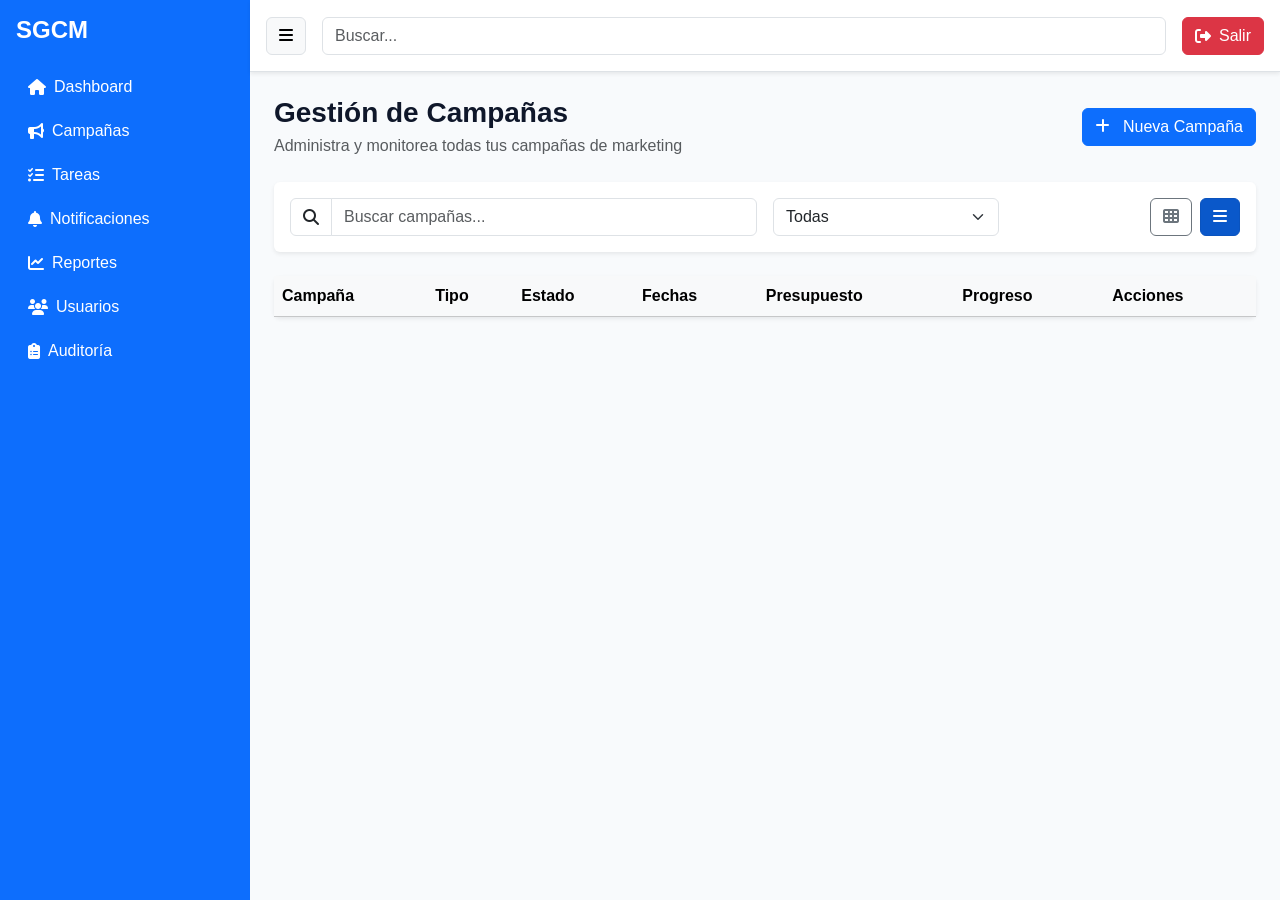
<file: SGCM/target/SGCM-1.0-SNAPSHOT/views/campanias/campanias.html>
<!DOCTYPE html>
<html lang="es">

<head>
    <meta charset="UTF-8">
    <meta name="viewport" content="width=device-width, initial-scale=1.0">
    <title>SGCM</title>

    <link rel="stylesheet" href="https://cdn.jsdelivr.net/npm/bootstrap@5.3.3/dist/css/bootstrap.min.css">
    <link rel="stylesheet" href="https://cdnjs.cloudflare.com/ajax/libs/font-awesome/6.5.0/css/all.min.css">
    <link rel="stylesheet" href="campanias.css">
</head>

<body class="bg-light" onload="cargarVista('campanias/campanias.html')">
    <div class="layout">
        <aside class="sidebar bg-primary text-white p-3 d-flex flex-column shadow-sm">
            <div class="d-flex align-items-center justify-content-between mb-4">
                <h2 class="h4 mb-0 fw-bold">SGCM</h2>
                <button class="btn btn-outline-light btn-sm d-lg-none" onclick="toggleSidebar()" type="button">
                    <i class="fa-solid fa-xmark"></i>
                </button>
            </div>

            <ul class="nav nav-pills flex-column gap-2">


                <li class="nav-item">
                    <a href="../dashboard/dashboard.html"
                        class="btn btn-primary w-100 text-start d-flex align-items-center gap-2">
                        <i class="fa-solid fa-house"></i>
                        <span class="sidebar-label">Dashboard</span>
                    </a>
                </li>

                <li class="nav-item">
                    <a href="campanias.html" class="btn btn-primary w-100 text-start d-flex align-items-center gap-2">
                        <i class="fa-solid fa-bullhorn"></i>
                        <span class="sidebar-label">Campañas</span>
                    </a>
                </li>

                <li class="nav-item">
                    <a href="../tareas/tareas.html"
                        class="btn btn-primary w-100 text-start d-flex align-items-center gap-2">
                        <i class="fa-solid fa-list-check"></i>
                        <span class="sidebar-label">Tareas</span>
                    </a>
                </li>

                <li class="nav-item">
                    <a href="../notificaciones/notificaciones.html"
                        class="btn btn-primary w-100 text-start d-flex align-items-center gap-2">
                        <i class="fa-solid fa-bell"></i>
                        <span class="sidebar-label">Notificaciones</span>
                    </a>
                </li>

                <li class="nav-item">
                    <a href="../reportes/reportes.html"
                        class="btn btn-primary w-100 text-start d-flex align-items-center gap-2">
                        <i class="fa-solid fa-chart-line"></i>
                        <span class="sidebar-label">Reportes</span>
                    </a>
                </li>

                <li class="nav-item">
                    <a href="../usuarios/usuarios.html"
                        class="btn btn-primary w-100 text-start d-flex align-items-center gap-2">
                        <i class="fa-solid fa-users"></i>
                        <span class="sidebar-label">Usuarios</span>
                    </a>
                </li>

                <li class="nav-item">
                    <a href="../auditoria/auditoria.html"
                        class="btn btn-primary w-100 text-start d-flex align-items-center gap-2">
                        <i class="fa-solid fa-clipboard-list"></i>
                        <span class="sidebar-label">Auditoría</span>
                    </a>
                </li>


            </ul>
        </aside>

        <div class="main flex-grow-1 d-flex flex-column">
            <header class="navbar navbar-light bg-white border-bottom px-3 py-2 shadow-sm">
                <button class="btn btn-light border toggle-btn me-3" onclick="toggleSidebar()" type="button">
                    <i class="fa-solid fa-bars"></i>
                </button>

                <div class="flex-grow-1 me-3">
                    <input class="form-control" placeholder="Buscar..." />
                </div>

                <button class="btn btn-danger d-flex align-items-center gap-2 logout-btn" onclick="logout()"
                    type="button">
                    <i class="fa-solid fa-right-from-bracket"></i>
                    <span>Salir</span>
                </button>
            </header>

            <div id="contenido" class="flex-grow-1 p-4">


                <div class="container-fluid p-0">
                    <div
                        class="d-flex flex-column flex-md-row justify-content-between align-items-md-center gap-2 mb-4">
                        <div>
                            <h1 class="h3 fw-bold mb-1">Gestión de Campañas</h1>
                            <p class="text-muted mb-0">Administra y monitorea todas tus campañas de marketing</p>
                        </div>

                        <button class="btn btn-primary" onclick="abrirModal()" type="button">
                            <i class="fa fa-plus me-2"></i> Nueva Campaña
                        </button>
                    </div>

                    <div class="card border-0 shadow-sm mb-4">
                        <div class="card-body">
                            <div class="row g-3 align-items-center">
                                <div class="col-12 col-md-6">
                                    <div class="input-group">
                                        <span class="input-group-text bg-white">
                                            <i class="fa fa-search"></i>
                                        </span>
                                        <input id="buscar" class="form-control" placeholder="Buscar campañas..."
                                            oninput="filtrarCampanias()">
                                    </div>
                                </div>

                                <div class="col-12 col-md-3">
                                    <select class="form-select" onchange="filtrarPorEstado(this.value)">
                                        <option value="TODAS">Todas</option>
                                        <option value="ACTIVA">Activa</option>
                                        <option value="PLANIFICADA">Planificada</option>
                                        <option value="FINALIZADA">Finalizada</option>
                                        <option value="EN PROCESO">En proceso</option>
                                    </select>
                                </div>

                                <div class="col-12 col-md-3 d-flex justify-content-md-end gap-2">
                                    <button id="btnVistaGrid" class="btn btn-outline-secondary"
                                        onclick="cambiarVista('grid')" type="button">
                                        <i class="fa fa-th"></i>
                                    </button>
                                    <button id="btnVistaList" class="btn btn-primary" onclick="cambiarVista('list')"
                                        type="button">
                                        <i class="fa fa-bars"></i>
                                    </button>
                                </div>
                            </div>
                        </div>
                    </div>

                    <div class="card border-0 shadow-sm">
                        <div class="card-body p-0">
                            <div id="tablaContainer" class="table-responsive">
                                <table class="table table-hover align-middle mb-0">
                                    <thead class="table-light">
                                        <tr>
                                            <th>Campaña</th>
                                            <th>Tipo</th>
                                            <th>Estado</th>
                                            <th>Fechas</th>
                                            <th>Presupuesto</th>
                                            <th>Progreso</th>
                                            <th>Acciones</th>
                                        </tr>
                                    </thead>
                                    <tbody id="tablaCampanias"></tbody>
                                </table>
                            </div>

                            <div id="contenedorVista" class="row g-3 p-3 d-none"></div>
                        </div>
                    </div>
                </div>

                <div class="modal fade" id="modalCampania" tabindex="-1" aria-hidden="true">
                    <div class="modal-dialog modal-lg">
                        <div class="modal-content">
                            <div class="modal-header">
                                <h5 class="modal-title" id="modalCampaniaTitle">Nueva Campaña</h5>
                                <button type="button" class="btn-close" onclick="cerrarModal()"></button>
                            </div>
                            <div class="modal-body">
                                <form id="formCampania">
                                    <input type="hidden" id="idCampania">

                                    <div class="row g-3">
                                        <div class="col-12 col-md-6">
                                            <label class="form-label">Nombre</label>
                                            <input id="nombre" class="form-control" placeholder="Nombre">
                                        </div>
                                        <div class="col-12 col-md-6">
                                            <label class="form-label">Objetivo</label>
                                            <input id="objetivo" class="form-control" placeholder="Objetivo">
                                        </div>
                                        <div class="col-12">
                                            <label class="form-label">Descripción</label>
                                            <textarea id="descripcion" class="form-control" rows="3"
                                                placeholder="Descripción"></textarea>
                                        </div>
                                        <div class="col-12 col-md-6">
                                            <label class="form-label">Fecha de Inicio</label>
                                            <input id="fechaInicio" type="date" class="form-control">
                                        </div>
                                        <div class="col-12 col-md-6">
                                            <label class="form-label">Fecha de Fin</label>
                                            <input id="fechaFin" type="date" class="form-control">
                                        </div>
                                        <div class="col-12 col-md-6">
                                            <label class="form-label">Presupuesto</label>
                                            <input id="presupuesto" type="number" class="form-control"
                                                placeholder="Presupuesto">
                                        </div>
                                        <div class="col-12 col-md-3">
                                            <label class="form-label">Estado</label>
                                            <select id="estado" class="form-select">
                                                <option value="1">Activa</option>
                                                <option value="2">En proceso</option>
                                                <option value="3">Finalizada</option>
                                            </select>
                                        </div>
                                        <div class="col-12 col-md-3">
                                            <label class="form-label">Tipo</label>
                                            <select id="tipo" class="form-select">
                                                <option value="1">Marketing Digital</option>
                                                <option value="2">Publicidad</option>
                                                <option value="3">Email Marketing</option>
                                            </select>
                                        </div>
                                    </div>
                                </form>
                            </div>
                            <div class="modal-footer">
                                <button id="btnCancelarModal" type="button" class="btn btn-secondary"
                                    onclick="cerrarModal()">Cancelar</button>
                                <button id="btnGuardarModal" type="button" class="btn btn-primary"
                                    onclick="guardarOActualizar()">Guardar</button>
                            </div>
                        </div>
                    </div>
                </div>

                <div class="modal fade" id="modalConfirmEliminar" tabindex="-1" aria-hidden="true">
                    <div class="modal-dialog modal-sm">
                        <div class="modal-content">
                            <div class="modal-header">
                                <h5 class="modal-title">Confirmar eliminación</h5>
                                <button type="button" class="btn-close" onclick="cerrarModalEliminar()"></button>
                            </div>
                            <div class="modal-body">
                                <p class="mb-0">¿Deseas eliminar la campaña <strong
                                        id="nombreCampaniaEliminar"></strong>?</p>
                            </div>
                            <div class="modal-footer">
                                <button type="button" class="btn btn-secondary"
                                    onclick="cerrarModalEliminar()">Cancelar</button>
                                <button type="button" class="btn btn-danger"
                                    onclick="eliminarConfirmado()">Eliminar</button>
                            </div>
                        </div>
                    </div>
                </div>


            </div>
        </div>
    </div>

    <script src="https://cdn.jsdelivr.net/npm/bootstrap@5.3.3/dist/js/bootstrap.bundle.min.js"></script>
    <script src="campanias.js"></script>
</body>

</html>
</file>
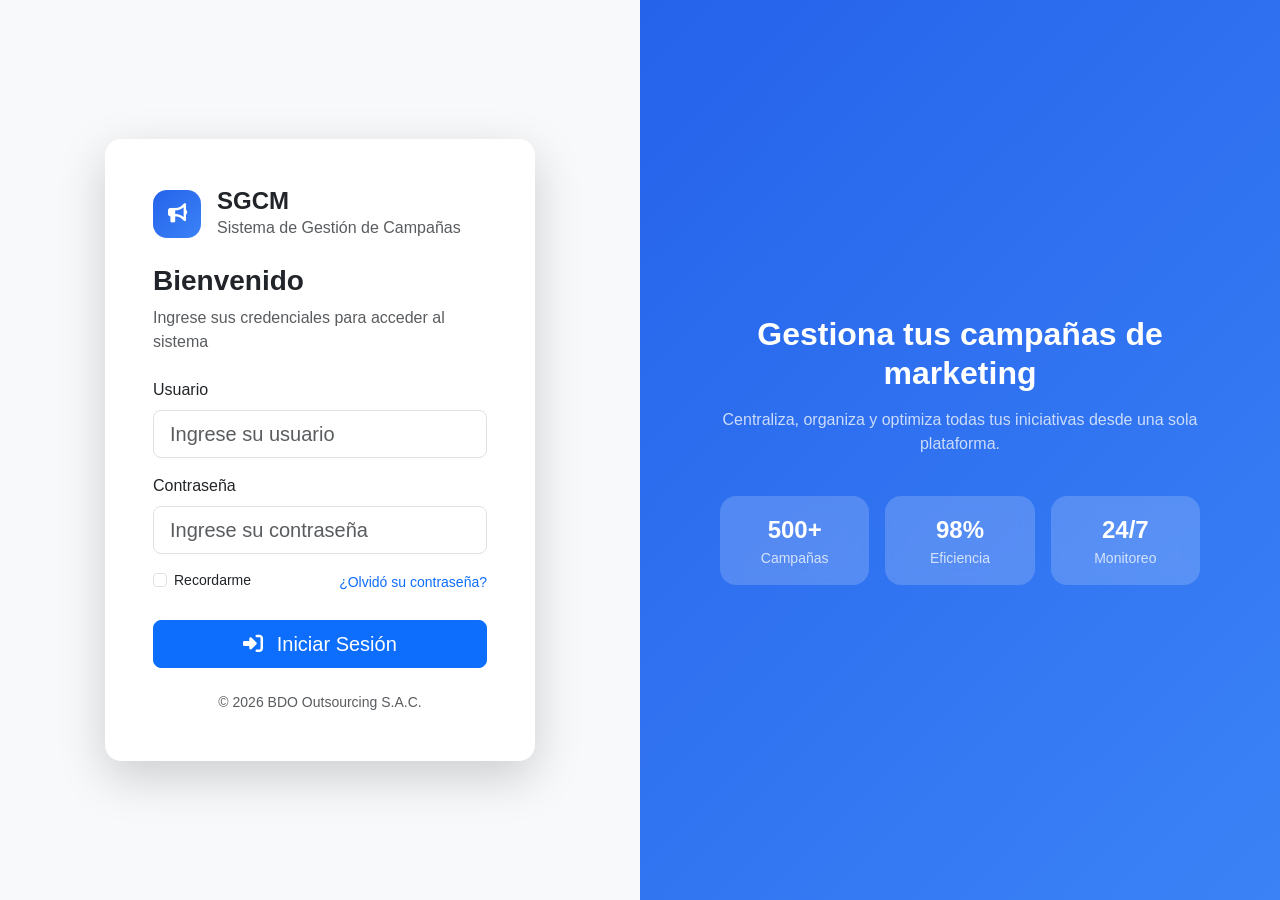
<file: SGCM/target/SGCM-1.0-SNAPSHOT/views/login/login.html>
<!DOCTYPE html>
<html lang="es">
<head>
    <meta charset="UTF-8">
    <meta name="viewport" content="width=device-width, initial-scale=1.0">
    <title>Login SGCM</title>

    <link rel="stylesheet" href="https://cdn.jsdelivr.net/npm/bootstrap@5.3.3/dist/css/bootstrap.min.css">
    <link rel="stylesheet" href="https://cdnjs.cloudflare.com/ajax/libs/font-awesome/6.5.0/css/all.min.css">
    <link rel="stylesheet" href="login.css">
</head>

<body>
    <div class="container-fluid min-vh-100 p-0">
        <div class="row g-0 min-vh-100">
            <div class="col-12 col-lg-6 d-flex align-items-center justify-content-center bg-light p-4 p-lg-5">
                <div class="card shadow-lg border-0 w-100" style="max-width: 430px;">
                    <div class="card-body p-4 p-lg-5">
                        <div class="d-flex align-items-center mb-4">
                            <div class="logo-badge me-3">
                                <i class="fa-solid fa-bullhorn"></i>
                            </div>
                            <div>
                                <h2 class="h4 mb-0 fw-bold">SGCM</h2>
                                <p class="text-muted mb-0">Sistema de Gestión de Campañas</p>
                            </div>
                        </div>

                        <h1 class="h3 fw-bold mb-2">Bienvenido</h1>
                        <p class="text-muted mb-4">Ingrese sus credenciales para acceder al sistema</p>

                        <div class="mb-3">
                            <label for="username" class="form-label">Usuario</label>
                            <input id="username" class="form-control form-control-lg" placeholder="Ingrese su usuario">
                        </div>

                        <div class="mb-3">
                            <label for="password" class="form-label">Contraseña</label>
                            <input id="password" type="password" class="form-control form-control-lg" placeholder="Ingrese su contraseña">
                        </div>

                        <div class="d-flex justify-content-between align-items-center mb-4 small">
                            <div class="form-check">
                                <input class="form-check-input" type="checkbox" id="rememberMe">
                                <label class="form-check-label" for="rememberMe">Recordarme</label>
                            </div>
                            <a href="#" class="text-primary text-decoration-none">¿Olvidó su contraseña?</a>
                        </div>

                        <button class="btn btn-primary btn-lg w-100" onclick="login()" type="button">
                            <i class="fa-solid fa-right-to-bracket me-2"></i> Iniciar Sesión
                        </button>

                        <p class="text-center text-muted mt-4 mb-0 small">
                            © 2026 BDO Outsourcing S.A.C.
                        </p>
                    </div>
                </div>
            </div>

            <div class="col-12 col-lg-6 d-flex align-items-center justify-content-center text-white p-4 p-lg-5 hero-panel">
                <div class="text-center" style="max-width: 480px;">
                    <h2 class="fw-bold mb-3">Gestiona tus campañas de marketing</h2>
                    <p class="mb-4 opacity-75">Centraliza, organiza y optimiza todas tus iniciativas desde una sola plataforma.</p>

                    <div class="row g-3 mt-3">
                        <div class="col-4">
                            <div class="stat-card p-3 rounded-4">
                                <div class="fw-bold fs-4">500+</div>
                                <div class="small opacity-75">Campañas</div>
                            </div>
                        </div>
                        <div class="col-4">
                            <div class="stat-card p-3 rounded-4">
                                <div class="fw-bold fs-4">98%</div>
                                <div class="small opacity-75">Eficiencia</div>
                            </div>
                        </div>
                        <div class="col-4">
                            <div class="stat-card p-3 rounded-4">
                                <div class="fw-bold fs-4">24/7</div>
                                <div class="small opacity-75">Monitoreo</div>
                            </div>
                        </div>
                    </div>
                </div>
            </div>
        </div>
    </div>

    <script src="https://cdn.jsdelivr.net/npm/bootstrap@5.3.3/dist/js/bootstrap.bundle.min.js"></script>
    <script src="login.js"></script>
</body>
</html>
</file>
<file: SGCM/target/SGCM-1.0-SNAPSHOT/views/campanias/campanias.css>
* {
    box-sizing: border-box;
    font-family: Arial, sans-serif;
}

html,
body {
    height: 100%;
    margin: 0;
    padding: 0;
}

body {
    background: #f1f5f9;
    color: #0f172a;
}

.layout {
    display: flex;
    min-height: 100vh;
}

.sidebar {
    width: 250px;
    transition: width 0.3s ease;
}

.sidebar.collapsed {
    width: 90px;
}

.sidebar.collapsed .sidebar-label {
    display: none;
}

.sidebar .btn-primary {
    background-color: transparent;
    border: 0;
}

.sidebar .btn-primary:hover,
.sidebar .btn-primary:focus {
    background-color: #3b82f6;
    box-shadow: none;
}

.main {
    flex: 1;
    min-width: 0;
}

.navbar {
    min-height: 72px;
}

#contenido {
    padding: 25px;
    background: #f8fafc;
}

h1, h2, h3, p {
    margin: 0;
}

button {
    font-family: inherit;
}

@media (max-width: 768px) {
    .layout {
        position: relative;
    }

    .sidebar {
        position: absolute;
        left: 0;
        top: 0;
        bottom: 0;
        z-index: 1030;
        transform: translateX(-100%);
    }

    .sidebar.collapsed {
        width: 250px;
        transform: translateX(0);
    }
} 




.card-campania {
    border: 1px solid #e5e7eb;
    border-radius: 14px;
    min-height: 220px;
    display: flex;
    flex-direction: column;
    justify-content: space-between;
}

.progress {
    height: 7px;
    background-color: #e5e7eb;
}

.progress-bar {
    background-color: #2563eb;
}

.actions i,
.actions button {
    cursor: pointer;
    transition: transform 0.2s ease;
}

.actions i:hover,
.actions button:hover {
    transform: scale(1.05);
}

.view-toggle.active {
    background-color: #0d6efd;
    color: #fff;
    border-color: #0d6efd;
}

.fa-eye { color: #2563eb; }
.fa-edit { color: #f59e0b; }
.fa-trash { color: #ef4444; }
</file>
<file: SGCM/target/SGCM-1.0-SNAPSHOT/views/login/login.css>
* {
    box-sizing: border-box;
}

body {
    margin: 0;
    font-family: Arial, sans-serif;
    background: #f8fafc;
}

.hero-panel {
    background: linear-gradient(135deg, #2563eb, #3b82f6);
}

.logo-badge {
    width: 48px;
    height: 48px;
    border-radius: 14px;
    background: linear-gradient(135deg, #2563eb, #3b82f6);
    color: white;
    display: flex;
    align-items: center;
    justify-content: center;
    font-size: 1.2rem;
}

.stat-card {
    background: rgba(255,255,255,0.18);
    backdrop-filter: blur(8px);
}

.card {
    border-radius: 1rem;
}
</file>
